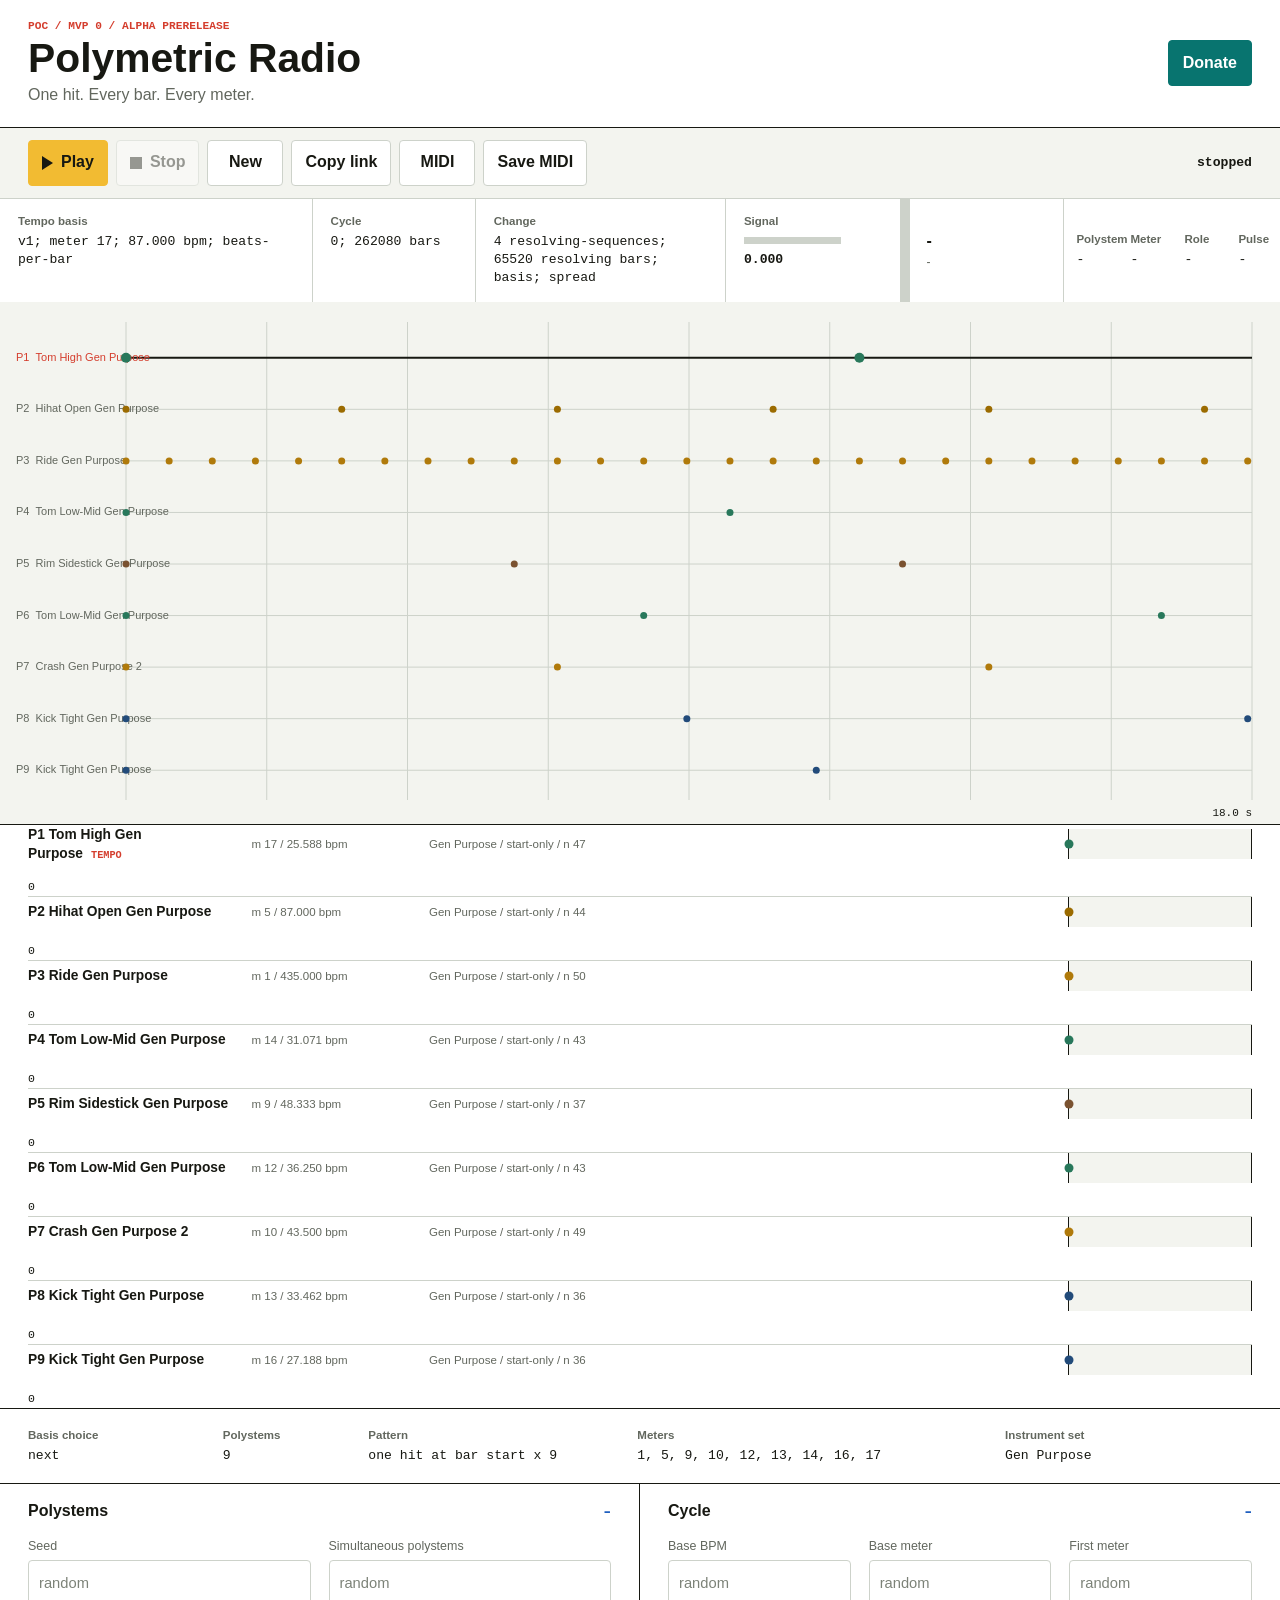
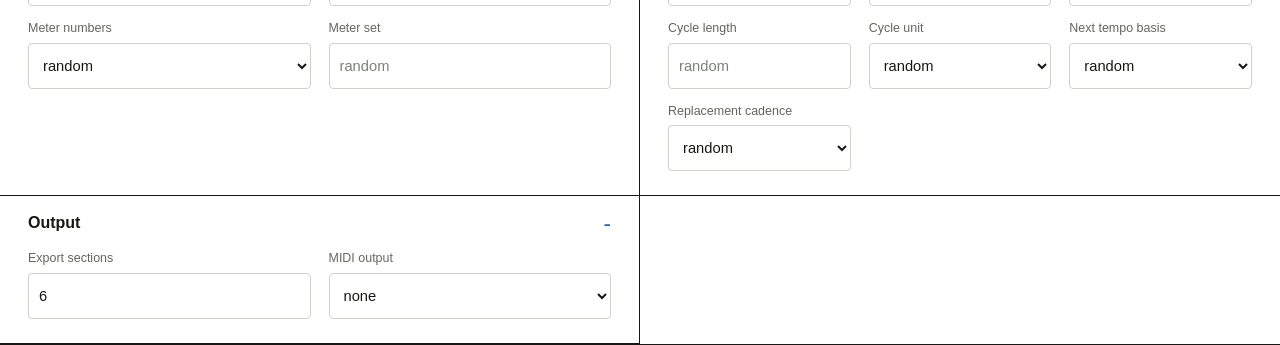
<file: web/index.html>
<!doctype html>
<html lang="en">
  <head>
    <meta charset="utf-8">
    <meta name="viewport" content="width=device-width, initial-scale=1">
    <title>Polymetric Radio - MVP 0</title>
    <link rel="icon" href="data:,">
    <link rel="stylesheet" href="./styles.css?v=20260901-mvp0">
  </head>
  <body>
    <main class="radio">
      <header class="masthead">
        <div class="identity">
          <p class="release">POC / MVP 0 / alpha prerelease</p>
          <h1>Polymetric Radio</h1>
          <p>One hit. Every bar. Every meter.</p>
        </div>
        <nav class="money" aria-label="Support">
          <a id="donateLink" href="https://polyradio.lemonsqueezy.com/checkout/buy/aca74223-784a-49d9-add5-d6e7f98358f9?discount=0" target="_blank" rel="noopener">Donate</a>
        </nav>
      </header>

      <section class="air" aria-label="Live radio">
        <div class="transport" aria-label="Playback">
          <button id="playButton" class="transportKey playKey" type="button"><span aria-hidden="true"></span>Play</button>
          <button id="stopButton" class="transportKey stopKey" type="button"><span aria-hidden="true"></span>Stop</button>
          <button id="newButton" class="transportKey" type="button">New</button>
          <button id="copyButton" class="transportKey" type="button">Copy link</button>
          <button id="midiButton" class="transportKey" type="button" disabled>MIDI</button>
          <button id="saveButton" class="transportKey" type="button" disabled>Save MIDI</button>
          <output id="stateText">stopped</output>
        </div>

        <dl class="now">
          <div><dt>Tempo basis</dt><dd data-read="basis">-</dd></div>
          <div><dt>Cycle</dt><dd data-read="cycle">-</dd></div>
          <div><dt>Change</dt><dd data-read="change">-</dd></div>
          <div><dt>Signal</dt><dd><span class="meter"><i data-read="signalFill"></i></span><b data-read="signal">0.000</b></dd></div>
        </dl>

        <section class="scope" aria-label="Live polymeter score">
          <canvas id="scope" width="1600" height="760"></canvas>
          <i id="needle" aria-hidden="true"></i>
        </section>

        <section id="hitPanel" class="hitPanel" aria-live="polite">
          <i data-hit="lamp"></i>
          <p><b data-hit="instrument">-</b><span data-hit="kit">-</span></p>
          <dl>
            <div><dt>Polystem</dt><dd data-hit="lane">-</dd></div>
            <div><dt>Meter</dt><dd data-hit="meter">-</dd></div>
            <div><dt>Role</dt><dd data-hit="role">-</dd></div>
            <div><dt>Pulse</dt><dd data-hit="pulse">-</dd></div>
          </dl>
        </section>
      </section>

      <section class="lanes" aria-label="Pattern lanes">
        <ol id="laneList"></ol>
      </section>

      <section class="facts" aria-label="Station state">
        <dl>
          <div><dt>Basis choice</dt><dd data-read="basisMode">-</dd></div>
          <div><dt>Polystems</dt><dd data-read="patterns">-</dd></div>
          <div><dt>Pattern</dt><dd data-read="roles">-</dd></div>
          <div><dt>Meters</dt><dd data-read="meters">-</dd></div>
          <div><dt>Instrument set</dt><dd data-read="kits">-</dd></div>
        </dl>
      </section>

      <form id="controls" class="controls">
        <details open>
          <summary>Polystems</summary>
          <div class="fieldGrid">
            <label><span>Seed</span><input id="seed" name="seed" placeholder="random"></label>
            <label><span>Simultaneous polystems</span><input id="voiceCount" name="voiceCount" type="number" min="2" max="20" placeholder="random"></label>
            <label><span>Meter numbers</span><select id="meterSeries" name="meterSeries"><option value="random">random</option><option value="consecutive">consecutive</option><option value="primes">primes</option></select></label>
            <label><span>Meter set</span><input id="meterSet" name="meterSet" placeholder="random"></label>
          </div>
        </details>

        <details open>
          <summary>Cycle</summary>
          <div class="fieldGrid cycleFields">
            <label><span>Base BPM</span><input id="baseBpm" name="baseBpm" type="number" min="20" max="300" placeholder="random"></label>
            <label><span>Base meter</span><input id="baseMeter" name="baseMeter" type="number" min="1" max="256" placeholder="random"></label>
            <label><span>First meter</span><input id="firstMeter" name="firstMeter" type="number" min="1" max="256" placeholder="random"></label>
            <label><span>Cycle length</span><input id="cycleLength" name="cycleLength" type="number" min="1" max="4096" placeholder="random"></label>
            <label><span>Cycle unit</span><select id="cycleUnit" name="cycleUnit"><option value="random">random</option><option value="bars">bars</option><option value="resolving-sequences">resolving sequences</option></select></label>
            <label><span>Next tempo basis</span><select id="basisMode" name="basisMode"><option value="">random</option><option value="next">next</option><option value="random">random</option><option value="closest">closest</option><option value="farmost">farmost</option></select></label>
            <label><span>Replacement cadence</span><select id="replacementMode" name="replacementMode"><option value="random">random</option><option value="spread">spread across cycle</option><option value="bar">one per bar</option><option value="resolving-sequence">one per resolving sequence</option><option value="immediate">immediate</option></select></label>
          </div>
        </details>

        <details open>
          <summary>Output</summary>
          <div class="fieldGrid outputFields">
            <label><span>Export sections</span><input id="sections" name="sections" type="number" min="1" max="64" value="6"></label>
            <label><span>MIDI output</span><select id="midiOutput" name="midiOutput"><option value="">none</option></select></label>
          </div>
        </details>
      </form>
    </main>
    <script type="module" src="./app.mjs?v=20260901-mvp0"></script>
  </body>
</html>
</file>
<file: web/styles.css>
:root {
  color-scheme: light;
  --paper: #f3f4ef;
  --white: #ffffff;
  --ink: #171812;
  --quiet: #62675e;
  --rule: #cdd2ca;
  --red: #d43d2d;
  --blue: #1f5fbf;
  --green: #08746f;
  --yellow: #f2bb32;
  --touch: 46px;
  font-family: "Segoe UI Variable Text", "Segoe UI", Arial, sans-serif;
  font-size: 16px;
  line-height: 1.4;
  letter-spacing: 0;
  color: var(--ink);
  background: var(--paper);
}

* {
  box-sizing: border-box;
}

html,
body {
  min-width: 320px;
  min-height: 100%;
  margin: 0;
}

body {
  background: var(--paper);
}

button,
input,
select,
a {
  font: inherit;
  letter-spacing: 0;
}

button,
input,
select {
  min-height: var(--touch);
  border: 1px solid var(--rule);
  border-radius: 4px;
  color: var(--ink);
  background: var(--white);
}

button {
  cursor: pointer;
  font-weight: 700;
}

button:hover,
a:hover {
  border-color: var(--ink);
}

button:disabled {
  cursor: not-allowed;
  opacity: 0.42;
}

button:focus-visible,
input:focus-visible,
select:focus-visible,
a:focus-visible,
summary:focus-visible {
  outline: 3px solid var(--yellow);
  outline-offset: 2px;
}

.radio {
  width: min(100%, 1560px);
  min-height: 100vh;
  margin-inline: auto;
  background: var(--white);
}

.masthead {
  min-height: 122px;
  display: grid;
  grid-template-columns: minmax(0, 1fr) auto;
  align-items: center;
  gap: 24px;
  padding: 20px 28px;
  border-bottom: 1px solid var(--ink);
}

.identity {
  min-width: 0;
  display: grid;
  gap: 5px;
}

.release {
  margin: 0;
  color: var(--red);
  font: 800 0.7rem/1.2 ui-monospace, "Cascadia Mono", monospace;
  text-transform: uppercase;
}

h1 {
  margin: 0;
  font-size: 2.55rem;
  line-height: 1;
  font-weight: 800;
}

.identity > p:last-child {
  margin: 0;
  color: var(--quiet);
}

.money {
  display: flex;
  align-items: center;
  gap: 8px;
}

.money a {
  min-height: var(--touch);
  display: inline-flex;
  align-items: center;
  padding: 0 14px;
  border: 1px solid var(--green);
  border-radius: 4px;
  color: var(--white);
  background: var(--green);
  text-decoration: none;
  font-weight: 700;
}

.air {
  display: grid;
  grid-template-columns: minmax(0, 1fr) minmax(300px, 0.42fr);
  grid-template-areas:
    "transport transport"
    "now hit"
    "scope scope";
  border-bottom: 1px solid var(--ink);
}

.transport {
  grid-area: transport;
  min-height: 70px;
  display: flex;
  align-items: center;
  gap: 8px;
  padding: 12px 28px;
  border-bottom: 1px solid var(--rule);
  background: var(--paper);
}

.transportKey {
  min-width: 76px;
  display: inline-flex;
  align-items: center;
  justify-content: center;
  gap: 8px;
  padding: 0 13px;
}

.playKey {
  border-color: var(--yellow);
  background: var(--yellow);
}

.playKey span {
  width: 0;
  height: 0;
  border-top: 7px solid transparent;
  border-bottom: 7px solid transparent;
  border-left: 11px solid var(--ink);
}

.stopKey span {
  width: 12px;
  height: 12px;
  background: var(--ink);
}

#stateText {
  min-width: 92px;
  margin-left: auto;
  font: 700 0.82rem/1.2 ui-monospace, "Cascadia Mono", monospace;
  text-align: right;
}

.now {
  grid-area: now;
  margin: 0;
  display: grid;
  grid-template-columns: 1.25fr 0.65fr 1fr 0.7fr;
  gap: 1px;
  background: var(--rule);
  border-right: 1px solid var(--rule);
}

.now > div {
  min-width: 0;
  padding: 14px 18px;
  background: var(--white);
}

dt {
  margin: 0 0 4px;
  color: var(--quiet);
  font-size: 0.72rem;
  font-weight: 700;
}

dd {
  min-width: 0;
  margin: 0;
  overflow-wrap: anywhere;
}

.now dd,
.facts dd,
.hitPanel dd {
  font-family: ui-monospace, "Cascadia Mono", monospace;
  font-size: 0.82rem;
}

.meter {
  width: min(130px, 70%);
  height: 7px;
  display: inline-block;
  margin-right: 8px;
  background: var(--rule);
  vertical-align: 0.08em;
}

.meter i {
  display: block;
  width: 100%;
  height: 100%;
  transform: scaleX(0);
  transform-origin: left center;
  background: var(--green);
}

.scope {
  grid-area: scope;
  position: relative;
  min-height: 420px;
  height: min(58vh, 720px);
  overflow: hidden;
  background: var(--paper);
}

#scope {
  width: 100%;
  height: 100%;
  display: block;
}

#needle {
  display: none;
}

.hitPanel {
  grid-area: hit;
  min-width: 0;
  display: grid;
  grid-template-columns: 9px minmax(130px, 1fr) minmax(210px, 1.4fr);
  align-items: stretch;
  background: var(--white);
}

.hitPanel > i {
  background: var(--rule);
}

.hitPanel.hot > i {
  background: var(--red);
}

.hitPanel > p {
  min-width: 0;
  margin: 0;
  display: grid;
  align-content: center;
  gap: 2px;
  padding: 12px 16px;
  border-right: 1px solid var(--rule);
}

.hitPanel > p b,
.hitPanel > p span {
  overflow-wrap: anywhere;
}

.hitPanel > p span {
  color: var(--quiet);
  font-size: 0.75rem;
}

.hitPanel dl {
  margin: 0;
  display: grid;
  grid-template-columns: repeat(4, minmax(54px, 1fr));
  align-items: center;
}

.hitPanel dl > div {
  min-width: 0;
  padding: 12px;
}

.lanes {
  padding: 0 28px;
  border-bottom: 1px solid var(--ink);
}

#laneList {
  list-style: none;
  margin: 0;
  padding: 0;
}

.lane {
  --tone: var(--blue);
  min-height: 64px;
  display: grid;
  grid-template-columns: minmax(170px, 0.9fr) minmax(140px, 0.7fr) minmax(260px, 2.7fr) minmax(140px, 0.8fr);
  align-items: center;
  gap: 16px;
  border-top: 1px solid var(--rule);
}

.lane:first-child {
  border-top: 0;
}

.lane.flash {
  box-shadow: inset 6px 0 0 var(--tone);
}

.lane.base b::after {
  content: "TEMPO";
  margin-left: 8px;
  color: var(--red);
  font: 800 0.64rem/1 ui-monospace, "Cascadia Mono", monospace;
}

.lane b,
.lane small,
.lane em,
.lane code {
  min-width: 0;
  overflow-wrap: anywhere;
}

.lane b {
  font-size: 0.86rem;
}

.lane small,
.lane em,
.lane code {
  color: var(--quiet);
  font-size: 0.72rem;
}

.lane em {
  font-style: normal;
}

.lane code {
  color: var(--ink);
}

.ticks {
  position: relative;
  height: 30px;
  display: block;
  border-left: 1px solid var(--ink);
  border-right: 1px solid var(--ink);
  background: var(--paper);
}

.ticks i {
  position: absolute;
  top: 50%;
  left: var(--position);
  width: 9px;
  height: 9px;
  border-radius: 50%;
  background: var(--tone);
  transform: translate(-50%, -50%);
}

.facts {
  padding: 18px 28px;
  border-bottom: 1px solid var(--ink);
}

.facts dl {
  margin: 0;
  display: grid;
  grid-template-columns: 0.7fr 0.5fr 1fr 1.4fr 1fr;
  gap: 22px;
}

.controls {
  display: grid;
  grid-template-columns: 1fr 1fr;
  border-bottom: 1px solid var(--ink);
}

details {
  min-width: 0;
  border-bottom: 1px solid var(--ink);
}

details:nth-child(odd) {
  border-right: 1px solid var(--ink);
}

summary {
  min-height: 54px;
  display: flex;
  align-items: center;
  padding: 0 28px;
  cursor: pointer;
  font-size: 1rem;
  font-weight: 800;
  list-style: none;
}

summary::-webkit-details-marker {
  display: none;
}

summary::after {
  content: "+";
  margin-left: auto;
  color: var(--blue);
  font-size: 1.4rem;
  font-weight: 500;
}

details[open] summary::after {
  content: "-";
}

.fieldGrid {
  display: grid;
  grid-template-columns: 1fr 1fr;
  gap: 14px 18px;
  padding: 0 28px 24px;
}

label {
  min-width: 0;
  display: grid;
  gap: 5px;
  color: var(--quiet);
  font-size: 0.78rem;
}

input,
select {
  width: 100%;
  padding: 8px 10px;
  font-size: 0.92rem;
}

input::placeholder {
  color: #7c8278;
}

.cycleFields {
  grid-template-columns: repeat(3, 1fr);
}

.outputFields {
  grid-template-columns: 1fr 1fr;
  align-items: end;
}

@media (max-width: 980px) {
  .masthead {
    grid-template-columns: minmax(0, 1fr) auto;
  }

  .air {
    grid-template-columns: 1fr;
    grid-template-areas: "transport" "now" "hit" "scope";
  }

  .now {
    border-right: 0;
  }

  .hitPanel {
    border-top: 1px solid var(--rule);
  }

  .lane {
    grid-template-columns: minmax(150px, 0.9fr) minmax(120px, 0.7fr) minmax(230px, 2fr);
  }

  .lane code {
    display: none;
  }

  .facts dl {
    grid-template-columns: repeat(3, 1fr);
  }

  .controls {
    grid-template-columns: 1fr;
  }

  details:nth-child(odd) {
    border-right: 0;
  }
}

@media (max-width: 680px) {
  .masthead {
    grid-template-columns: 1fr;
    gap: 8px;
    padding: 16px;
  }

  .money {
    flex-wrap: wrap;
  }

  .transport {
    flex-wrap: wrap;
    padding: 12px 16px;
  }

  #stateText {
    width: 100%;
    margin-left: 0;
    text-align: left;
  }

  .now {
    grid-template-columns: 1fr 1fr;
  }

  .scope {
    min-height: 360px;
    height: 54vh;
  }

  .hitPanel {
    grid-template-columns: 7px 1fr;
  }

  .hitPanel dl {
    grid-column: 2;
    grid-template-columns: repeat(4, 1fr);
    border-top: 1px solid var(--rule);
  }

  .lanes,
  .facts {
    padding-inline: 16px;
  }

  .lane {
    grid-template-columns: 1fr auto;
    gap: 6px 12px;
    padding: 10px 0;
  }

  .lane em,
  .ticks {
    grid-column: 1 / -1;
  }

  .facts dl {
    grid-template-columns: 1fr 1fr;
  }

  summary {
    padding-inline: 16px;
  }

  .fieldGrid,
  .cycleFields,
  .outputFields {
    grid-template-columns: 1fr;
    padding-inline: 16px;
  }
}

@media (max-width: 410px) {
  .transportKey {
    min-width: calc(50% - 4px);
  }

  .now,
  .facts dl {
    grid-template-columns: 1fr;
  }

  .hitPanel dl {
    grid-template-columns: 1fr 1fr;
  }
}
</file>
